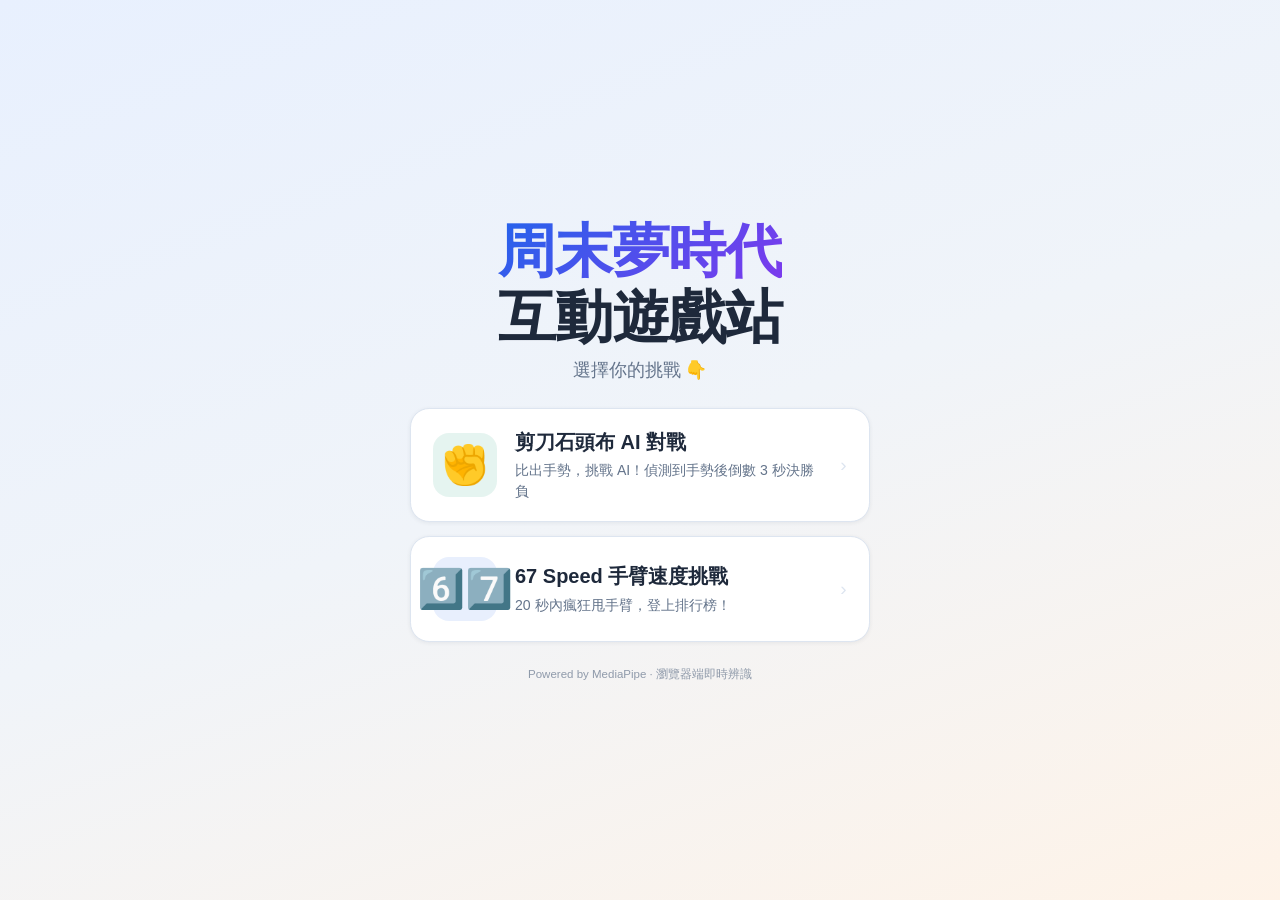
<file: index.html>
<!DOCTYPE html>
<html lang="zh-TW">
<head>
  <meta charset="UTF-8">
  <meta name="viewport" content="width=device-width, initial-scale=1.0, maximum-scale=1.0, user-scalable=no">
  <meta name="apple-mobile-web-app-capable" content="yes">
  <title>周末夢時代 互動遊戲站</title>
  <link rel="stylesheet" href="css/style.css">
  <style>
    body {
      display: flex;
      flex-direction: column;
      align-items: center;
      justify-content: center;
      min-height: 100dvh;
      padding: 1.5rem 1.2rem;
      gap: 1.6rem;
      background: linear-gradient(160deg, #e8f0fe 0%, #f0f4f9 50%, #fef3e8 100%);
    }

    .hero {
      text-align: center;
      display: flex;
      flex-direction: column;
      align-items: center;
      gap: 0.5rem;
    }
    .logo {
      font-size: clamp(2rem, 7.5vw, 3.6rem);
      font-weight: 900;
      color: var(--text);
      line-height: 1.15;
      letter-spacing: -0.02em;
    }
    .logo span {
      background: linear-gradient(135deg, var(--blue) 0%, #7c3aed 100%);
      -webkit-background-clip: text;
      -webkit-text-fill-color: transparent;
      background-clip: text;
    }
    .sub {
      font-size: clamp(0.88rem, 2.8vw, 1.1rem);
      color: var(--dim);
    }

    .game-grid {
      display: grid;
      gap: 0.85rem;
      width: 100%;
      max-width: 460px;
    }

    .game-card {
      display: flex;
      align-items: center;
      gap: 1.1rem;
      background: var(--surface);
      border: 1.5px solid var(--border);
      border-radius: 1.2rem;
      padding: 1.25rem 1.4rem;
      cursor: pointer;
      text-decoration: none;
      transition: transform 0.14s, box-shadow 0.14s, border-color 0.14s;
      box-shadow: var(--shadow-sm);
      -webkit-tap-highlight-color: transparent;
    }
    .game-card:hover {
      transform: translateY(-2px);
      box-shadow: var(--shadow);
    }
    .game-card:active { transform: scale(0.98); }

    .game-card.rps:hover  { border-color: var(--green); }
    .game-card.s67:hover  { border-color: var(--blue); }

    .card-icon-wrap {
      width: clamp(52px, 12vw, 64px);
      height: clamp(52px, 12vw, 64px);
      border-radius: 1rem;
      display: flex;
      align-items: center;
      justify-content: center;
      font-size: clamp(1.8rem, 5vw, 2.4rem);
      flex-shrink: 0;
    }
    .game-card.rps .card-icon-wrap { background: rgba(5,150,105,0.1); }
    .game-card.s67 .card-icon-wrap { background: rgba(37,99,235,0.1); }

    .card-text h2 {
      font-size: clamp(1rem, 3.5vw, 1.25rem);
      color: var(--text);
      margin: 0 0 0.3rem;
      font-weight: 700;
    }
    .card-text p {
      font-size: clamp(0.72rem, 2.2vw, 0.88rem);
      color: var(--dim);
      margin: 0;
      line-height: 1.45;
    }

    .card-arrow {
      margin-left: auto;
      color: var(--border);
      font-size: 1.2rem;
      flex-shrink: 0;
      transition: color 0.14s, transform 0.14s;
    }
    .game-card:hover .card-arrow {
      color: var(--dim);
      transform: translateX(3px);
    }

    .footer {
      font-size: 0.72rem;
      color: var(--dim);
      text-align: center;
      opacity: 0.7;
    }
  </style>
</head>
<body>
  <div class="hero">
    <div class="logo"><span>周末夢時代</span><br>互動遊戲站</div>
    <div class="sub">選擇你的挑戰 👇</div>
  </div>

  <div class="game-grid">
    <a class="game-card rps" href="rps.html">
      <div class="card-icon-wrap">✊</div>
      <div class="card-text">
        <h2>剪刀石頭布 AI 對戰</h2>
        <p>比出手勢，挑戰 AI！偵測到手勢後倒數 3 秒決勝負</p>
      </div>
      <div class="card-arrow">›</div>
    </a>
    <a class="game-card s67" href="speed67.html">
      <div class="card-icon-wrap">6️⃣7️⃣</div>
      <div class="card-text">
        <h2>67 Speed 手臂速度挑戰</h2>
        <p>20 秒內瘋狂甩手臂，登上排行榜！</p>
      </div>
      <div class="card-arrow">›</div>
    </a>
  </div>

  <div class="footer">Powered by MediaPipe · 瀏覽器端即時辨識</div>
</body>
</html>
</file>
<file: css/style.css>
/* ── Reset & Base ──────────────────────────────────────────── */
*, *::before, *::after { box-sizing: border-box; margin: 0; padding: 0; }
html { font-size: 16px; -webkit-text-size-adjust: 100%; }

:root {
  --bg:        #f0f4f9;
  --surface:   #ffffff;
  --surface2:  #e8f0fe;
  --border:    #dde5f0;
  --text:      #1e293b;
  --dim:       #64748b;
  --yellow:    #d97706;
  --green:     #059669;
  --red:       #dc2626;
  --blue:      #2563eb;
  --shadow-sm: 0 1px 4px rgba(30,41,59,0.07);
  --shadow:    0 4px 18px rgba(30,41,59,0.1);
}

body {
  font-family: 'Noto Sans TC', -apple-system, 'Microsoft JhengHei', 'PingFang TC', sans-serif;
  background: var(--bg);
  color: var(--text);
  overflow-x: hidden;
  min-height: 100dvh;
}

/* ── Camera / Canvas ────────────────────────────────────────── */
.camera-wrapper {
  position: relative;
  width: 100%;
  background: #0a0e1a;
  aspect-ratio: 4/3;
  overflow: hidden;
  border-radius: 1.1rem;
  flex-shrink: 0;
  border: 2px solid var(--border);
  box-shadow: var(--shadow);
}
.camera-wrapper video,
.camera-wrapper canvas {
  position: absolute; inset: 0;
  width: 100%; height: 100%;
  object-fit: cover;
}
.camera-wrapper video { transform: scaleX(-1); }
.camera-wrapper canvas { z-index: 10; }

/* ── Game page layout ───────────────────────────────────────── */
.game-page {
  display: flex;
  flex-direction: column;
  min-height: 100dvh;
  width: 100%;
  max-width: 1180px;
  margin: 0 auto;
  padding: env(safe-area-inset-top, 0.75rem)
           max(1rem, env(safe-area-inset-right, 1rem))
           env(safe-area-inset-bottom, 0.75rem)
           max(1rem, env(safe-area-inset-left, 1rem));
  gap: 0.9rem;
  overflow: hidden;
}

/* camera + panel row wrapper */
.game-body {
  display: flex;
  flex-direction: column;
  flex: 1;
  gap: 0.9rem;
  min-height: 0;
}

@media (min-width: 768px) and (orientation: landscape) {
  .game-page {
    padding: 1rem 1.5rem 1.25rem;
    gap: 1rem;
  }
  .game-body {
    display: grid;
    grid-template-columns: minmax(0, 1.1fr) minmax(300px, 0.9fr);
    gap: 1.25rem;
    align-items: center;
    flex: 1;
    min-height: 0;
  }
  .camera-wrapper {
    width: 100%;
    aspect-ratio: 4 / 3;
    height: auto;
    max-height: min(68vh, 480px);
    justify-self: stretch;
  }
  .game-panel {
    display: flex;
    flex-direction: column;
    justify-content: center;
    gap: 1rem;
    min-width: 0;
    max-height: min(68vh, 480px);
    padding: 1.4rem 1.35rem;
    overflow-y: auto;
  }
}

@media (max-width: 767px), (orientation: portrait) {
  .camera-wrapper { aspect-ratio: 4/3; }
  .game-panel { flex: 1; overflow-y: auto; }
}

/* ── Game panel card ────────────────────────────────────────── */
.game-panel {
  background: var(--surface);
  border-radius: 1.1rem;
  padding: 1.1rem 1.25rem;
  border: 1px solid var(--border);
  box-shadow: var(--shadow-sm);
}

/* ── Buttons ─────────────────────────────────────────────────── */
.btn {
  display: inline-flex;
  align-items: center;
  justify-content: center;
  gap: 0.5rem;
  padding: clamp(0.65rem, 2vw, 0.9rem) clamp(1.1rem, 4vw, 1.8rem);
  font-size: clamp(0.95rem, 2.8vw, 1.2rem);
  font-weight: 700;
  border: none;
  border-radius: 0.75rem;
  cursor: pointer;
  transition: transform 0.1s, filter 0.1s, box-shadow 0.1s;
  -webkit-tap-highlight-color: transparent;
  width: 100%;
  min-height: 50px;
}
.btn:active { transform: scale(0.96); filter: brightness(0.92); }
.btn:disabled { opacity: 0.45; cursor: not-allowed; }
.btn-primary { background: var(--blue); color: #fff; box-shadow: 0 3px 10px rgba(37,99,235,0.25); }
.btn-primary:hover { filter: brightness(1.08); }
.btn-danger  { background: var(--red); color: #fff; box-shadow: 0 3px 10px rgba(220,38,38,0.2); }
.btn-back {
  background: var(--surface);
  color: var(--dim);
  border: 1.5px solid var(--border);
  font-size: clamp(0.8rem, 2vw, 0.95rem);
  width: auto;
  padding: 0.45rem 0.9rem;
  min-height: 36px;
  box-shadow: var(--shadow-sm);
}
.btn-back:hover { background: var(--surface2); }

/* ── Status text ─────────────────────────────────────────────── */
.status-text {
  text-align: center;
  font-size: clamp(1.4rem, 4.5vw, 2.2rem);
  font-weight: 900;
  line-height: 1.2;
}
.status-sub {
  text-align: center;
  font-size: clamp(0.82rem, 2.4vw, 1.05rem);
  color: var(--dim);
  line-height: 1.5;
}

/* ── Big number ─────────────────────────────────────────────── */
.score-big {
  font-size: clamp(3rem, 11vw, 5.5rem);
  font-weight: 900;
  text-align: center;
  color: var(--blue);
  line-height: 1;
}

/* ── Progress bar ───────────────────────────────────────────── */
.progress-bar-wrap {
  background: var(--border);
  border-radius: 99px;
  height: clamp(10px, 1.8vw, 16px);
  overflow: hidden;
  width: 100%;
}
.progress-bar-fill {
  height: 100%;
  border-radius: 99px;
  transition: width 0.15s linear;
  background: linear-gradient(90deg, var(--green), #34d399);
}

/* ── Stable gesture progress ─────────────────────────────────── */
.stable-bar-wrap {
  background: var(--border);
  border-radius: 99px;
  height: 8px;
  overflow: hidden;
  width: 100%;
}
.stable-bar-fill {
  height: 100%;
  border-radius: 99px;
  background: linear-gradient(90deg, var(--blue), var(--green));
  transition: width 0.1s ease;
}

/* ── Leaderboard ────────────────────────────────────────────── */
.leaderboard { list-style: none; display: flex; flex-direction: column; gap: 0.35rem; }
.lb-row {
  display: flex; align-items: center; gap: 0.7rem;
  padding: 0.45rem 0.75rem;
  background: var(--bg);
  border: 1px solid var(--border);
  border-radius: 0.55rem;
  font-size: clamp(0.78rem, 2.4vw, 0.95rem);
}
.lb-rank  { font-weight: 900; min-width: 1.6rem; color: var(--yellow); }
.lb-name  { flex: 1; color: var(--text); overflow: hidden; text-overflow: ellipsis; white-space: nowrap; }
.lb-score { font-weight: 700; color: var(--green); }
.lb-time  { font-size: 0.72em; color: var(--dim); }

/* ── Camera permission overlay ──────────────────────────────── */
.cam-permission {
  position: absolute; inset: 0; z-index: 50;
  background: rgba(10,14,26,0.93);
  display: flex; flex-direction: column;
  align-items: center; justify-content: center;
  gap: 0.9rem; text-align: center; padding: 1.5rem;
  border-radius: inherit;
  color: #f1f5f9;
}
.cam-permission .icon { font-size: 2.8rem; }
.cam-permission h3 { font-size: 1.2rem; color: #f1f5f9; }
.cam-permission p  { font-size: 0.88rem; color: #94a3b8; }

/* ── Top nav ────────────────────────────────────────────────── */
.top-nav {
  display: flex;
  align-items: center;
  gap: 0.75rem;
  flex-shrink: 0;
  width: 100%;
}
.top-nav h1 {
  flex: 1;
  min-width: 0;
  font-size: clamp(0.95rem, 2.4vw, 1.25rem);
  font-weight: 800;
  color: var(--blue);
  white-space: nowrap;
  overflow: hidden;
  text-overflow: ellipsis;
}

/* ── Result badge ───────────────────────────────────────────── */
.result-badge {
  font-size: clamp(1.5rem, 4.5vh, 2.2rem);
  font-weight: 900; text-align: center;
  padding: 0.55rem 1.2rem;
  border-radius: 0.9rem;
  width: 100%;
  max-width: 100%;
}
.result-win  {
  background: rgba(5,150,105,0.1);
  color: var(--green);
  border: 2px solid var(--green);
}
.result-lose {
  background: rgba(220,38,38,0.08);
  color: var(--red);
  border: 2px solid var(--red);
}
.result-draw {
  background: rgba(217,119,6,0.1);
  color: var(--yellow);
  border: 2px solid var(--yellow);
}

/* ── Gesture indicator on canvas ───────────────────────────── */
.gesture-pill {
  position: absolute;
  bottom: 0.7rem; left: 0.7rem;
  z-index: 20;
  background: rgba(10,14,26,0.8);
  color: #fcd34d;
  font-size: clamp(0.85rem, 2.5vw, 1.1rem);
  font-weight: 700;
  padding: 0.3rem 0.75rem;
  border-radius: 99px;
  pointer-events: none;
  border: 1px solid rgba(255,255,255,0.15);
  backdrop-filter: blur(4px);
}

/* ── Loading spinner ────────────────────────────────────────── */
.spinner {
  width: 32px; height: 32px;
  border: 3px solid rgba(255,255,255,0.2);
  border-top-color: #60a5fa;
  border-radius: 50%;
  animation: spin 0.8s linear infinite;
}
@keyframes spin { to { transform: rotate(360deg); } }

/* ── Hand status chip ───────────────────────────────────────── */
.hand-status {
  display: inline-flex;
  align-items: center;
  gap: 0.4rem;
  padding: 0.3rem 0.8rem;
  border-radius: 99px;
  font-size: clamp(0.78rem, 2.2vw, 0.92rem);
  font-weight: 600;
  transition: background 0.2s, color 0.2s;
}
.hand-status.no-hand   { background: rgba(100,116,139,0.12); color: var(--dim); }
.hand-status.detecting { background: rgba(217,119,6,0.12);   color: var(--yellow); }
.hand-status.stable    { background: rgba(5,150,105,0.12);   color: var(--green); }
</file>
